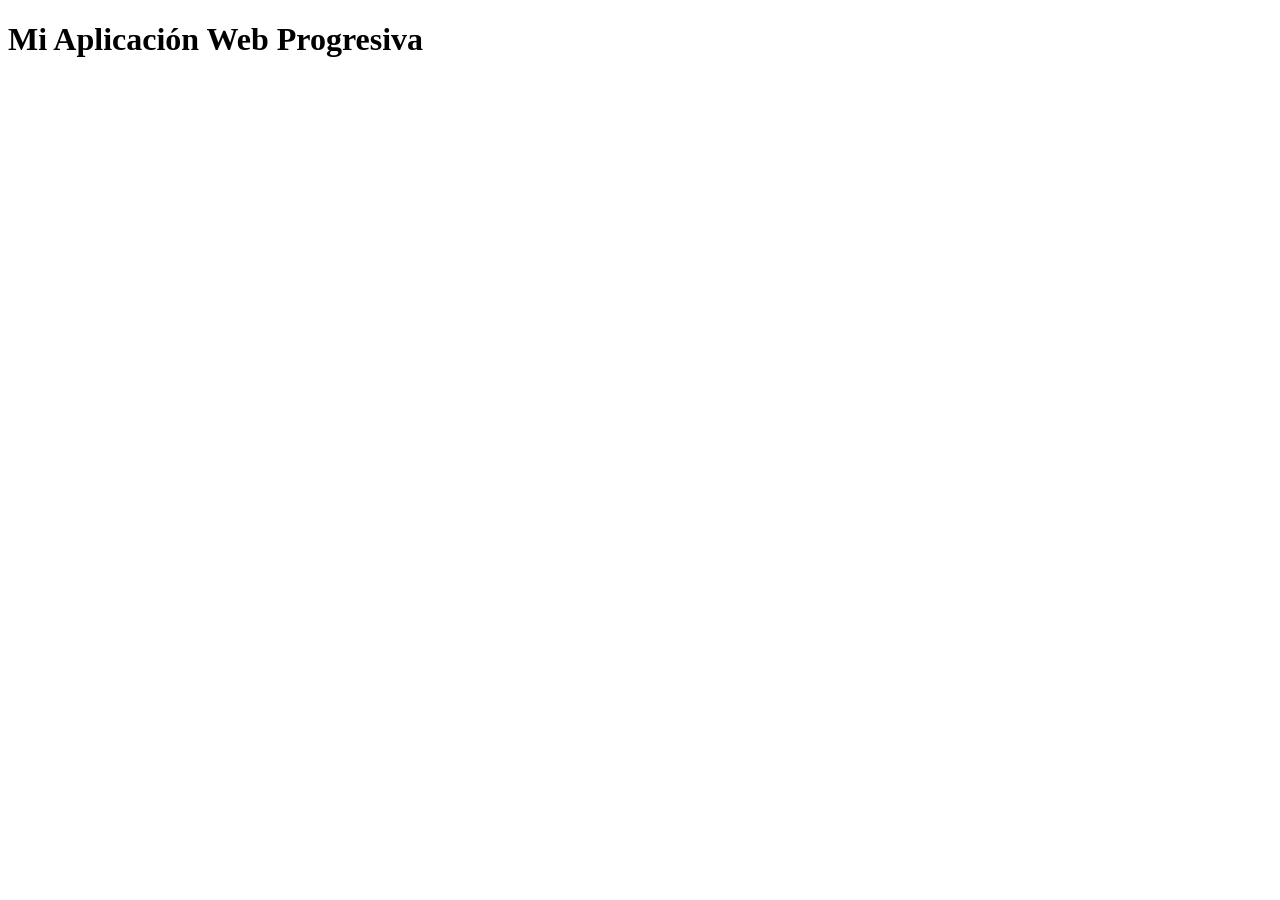
<file: Ejercicio1/index.html>
<!DOCTYPE html>
<html lang="es">
<head>
    <meta charset="UTF-8">
    <meta name="viewport" content="width=device-width, initial-scale=1.0">

    <title>Mi PWA</title>
    <link rel="manifest" href="manifest.json">
    <meta name="theme-color" content="#0E3A7E">
    <link rel="apple-touch-icon" href="/assets/icons/icon-192.png">
    <meta name="apple-mobile-web-app-capable" content="yes">
    <meta name="apple-mobile-web-app-status-bar-style" content="default">
</head>

<body>

    <h1>Mi Aplicación Web Progresiva</h1>

   


</body>
</html>
</file>
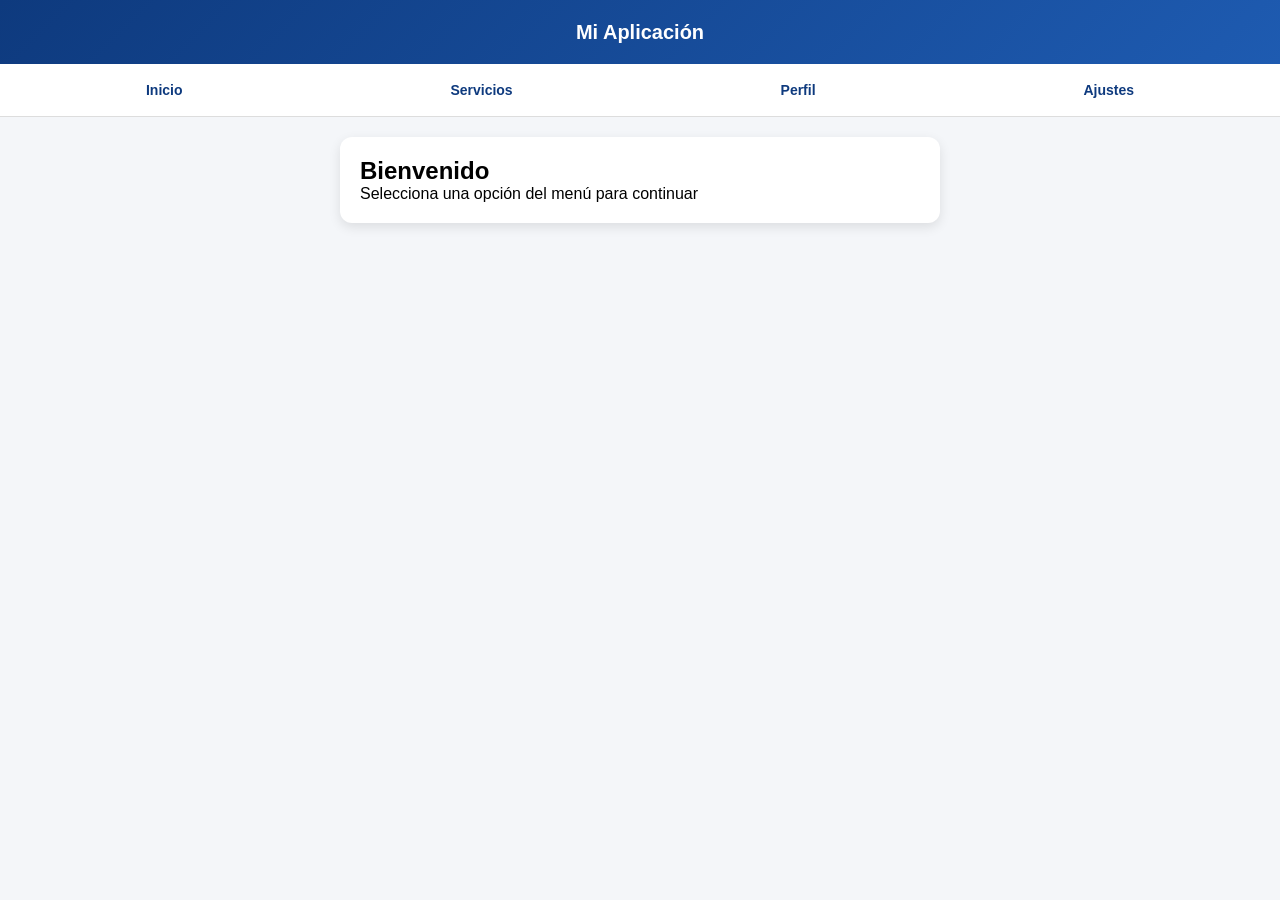
<file: Ejercicio2/index.html>
<!DOCTYPE html>
<html lang="es">
<head>
  <meta charset="UTF-8">
  <meta name="viewport" content="width=device-width, initial-scale=1.0">
  <title>Mi PWA</title>

  <link rel="stylesheet" href="styles.css?v=2">
  <link rel="manifest" href="manifest.json?v=2">
  <meta name="theme-color" content="#0E3A7E">
</head>

<body>

  <!-- HEADER -->
  <header class="header">
    <h1>Mi Aplicación</h1>
  </header>

  <!-- MENÚ -->
  <nav class="menu">
    <a href="#">Inicio</a>
    <a href="#">Servicios</a>
    <a href="#">Perfil</a>
    <a href="#">Ajustes</a>
  </nav>

  <!-- CONTENIDO PRINCIPAL -->
  <main class="content">
    <div class="card">
      <h2>Bienvenido</h2>
      <p>Selecciona una opción del menú para continuar</p>
    </div>
  </main>

  <!-- SERVICE WORKER -->
  <script>
    if ('serviceWorker' in navigator) {
      window.addEventListener('load', () => {
        navigator.serviceWorker.register('sw.js')
          .then(reg => console.log('SW registrado:', reg.scope))
          .catch(err => console.log('Error SW', err));
      });
    }
  </script>

</body>
</html>
</file>
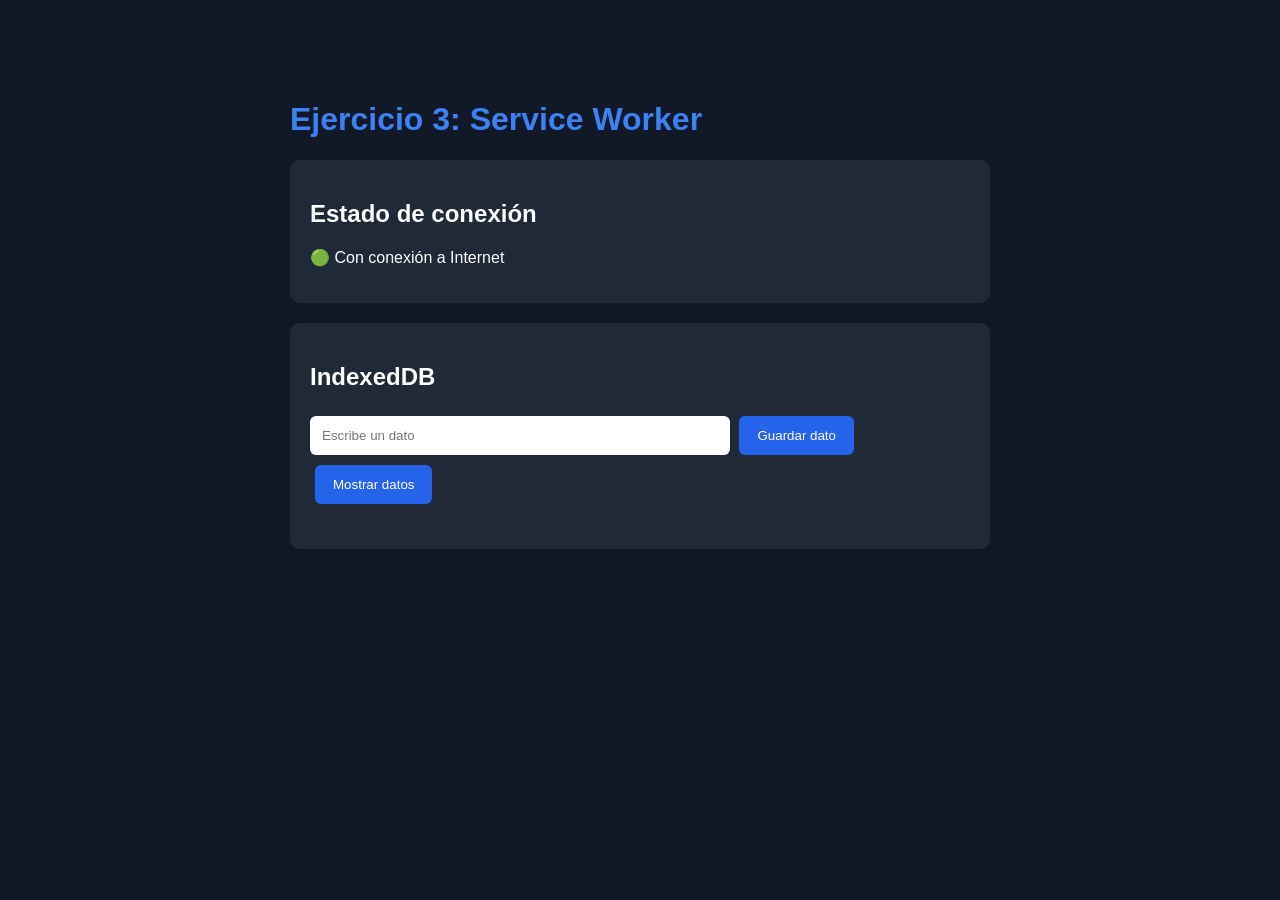
<file: Ejercicio3/index.html>
<!DOCTYPE html>
<html lang="es">
<head>
    <meta charset="UTF-8">
    <meta name="viewport" content="width=device-width, initial-scale=1.0">

    <title>Ejercicio 3 - Service Worker</title>

    <link rel="stylesheet" href="style.css">
</head>

<body>

    <main>
        <h1>Ejercicio 3: Service Worker</h1>

       

        <div class="estado">
            <h2>Estado de conexión</h2>
            <p id="conexion">Comprobando...</p>
        </div>

        <div class="datos">
            <h2>IndexedDB</h2>

            <input
                type="text"
                id="dato"
                placeholder="Escribe un dato"
            >

            <button id="guardar">
                Guardar dato
            </button>

            <button id="mostrar">
                Mostrar datos
            </button>

            <div id="resultado"></div>
        </div>
    </main>

    <script src="app.js"></script>

</body>
</html>
</file>
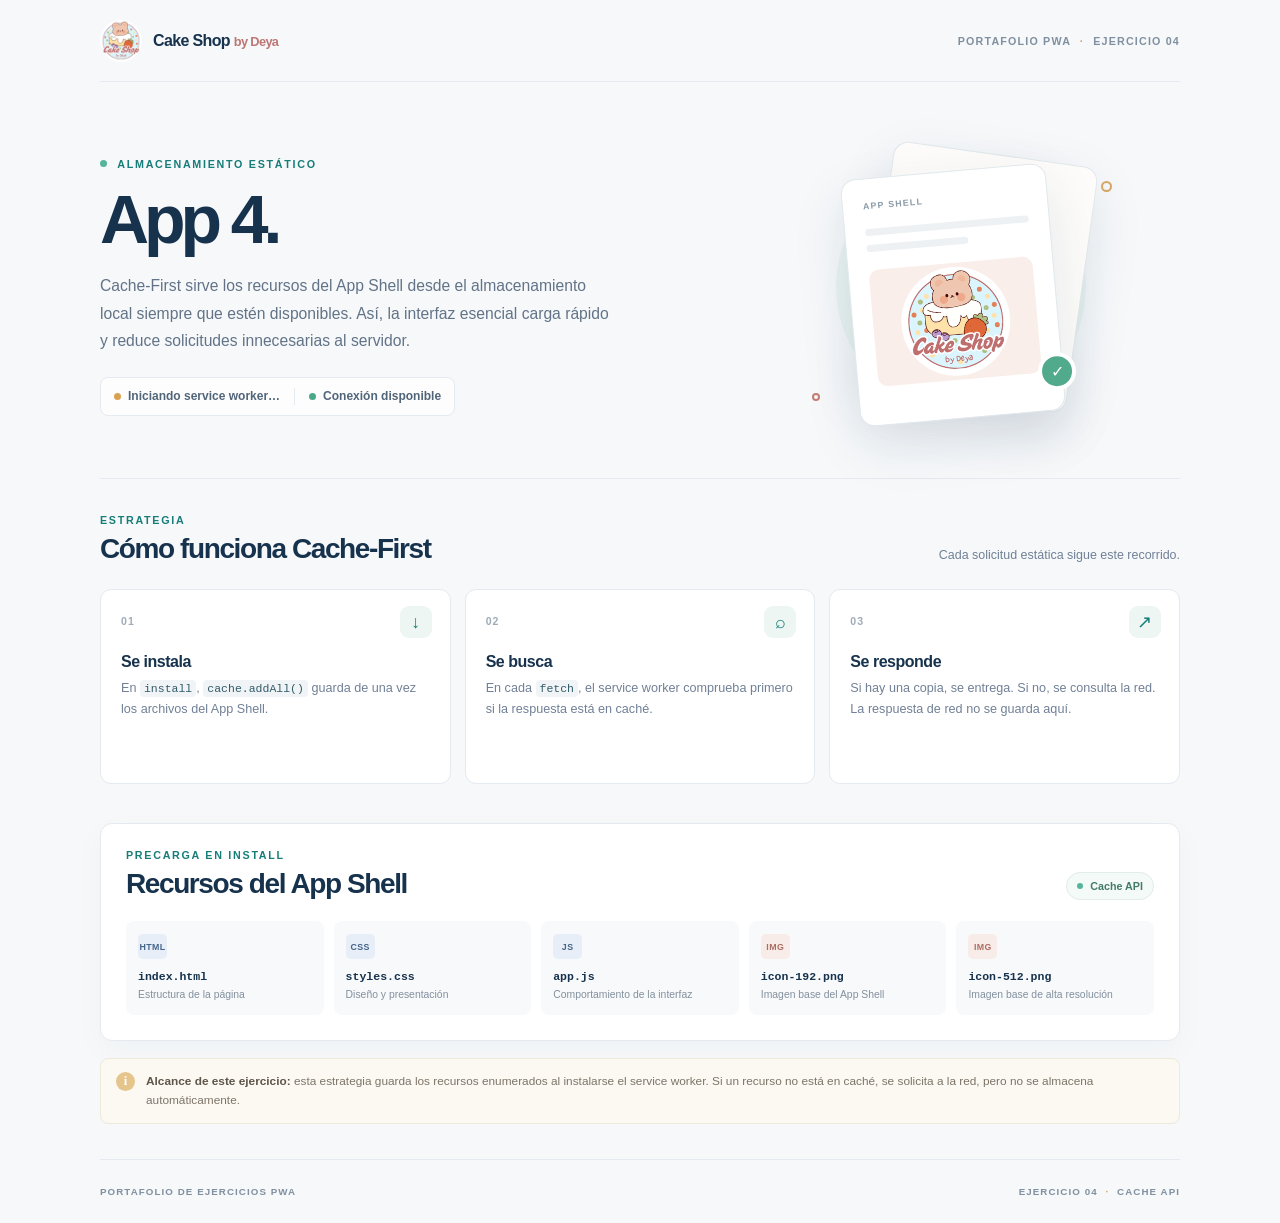
<file: Ejercicio4/index.html>
<!doctype html>
<html lang="es">
<head>
    <meta charset="UTF-8">
    <meta name="viewport" content="width=device-width, initial-scale=1">
    <meta name="theme-color" content="#17324d">
    <meta name="description" content="Demostración de Cache API y la estrategia de caché estática Cache-First.">
    <title>Ejercicio 4 | Cache API · Cake Shop</title>
    <link rel="icon" href="./img/icon-192.png" type="image/png">
    <link rel="stylesheet" href="./styles.css">
    <script src="./app.js" defer></script>
</head>
<body>
    <header class="site-header">
        <a class="brand" href="./" aria-label="Cake Shop, inicio del ejercicio">
            <img class="brand__logo" src="./img/icon-192.png" alt="">
            <span class="brand__name">Cake Shop <span>by Deya</span></span>
        </a>
        <span class="exercise-tag">PORTAFOLIO PWA <span>·</span> EJERCICIO 04</span>
    </header>

    <main>
        <section class="hero" aria-labelledby="page-title">
            <div class="hero__copy">
                <p class="eyebrow"><span class="eyebrow__dot"></span> ALMACENAMIENTO ESTÁTICO</p>
                <h1 id="page-title">App 4.</h1>
                <p class="hero__description">
                    Cache-First sirve los recursos del App Shell desde el almacenamiento
                    local siempre que estén disponibles. Así, la interfaz esencial carga
                    rápido y reduce solicitudes innecesarias al servidor.
                </p>
                <div class="runtime-status" aria-live="polite">
                    <span class="status-item">
                        <span class="status-dot" id="worker-dot"></span>
                        <span id="worker-status">Iniciando service worker…</span>
                    </span>
                    <span class="status-divider" aria-hidden="true"></span>
                    <span class="status-item">
                        <span class="status-dot" id="network-dot"></span>
                        <span id="network-status">Comprobando red…</span>
                    </span>
                </div>
            </div>
            <div class="cache-illustration" aria-hidden="true">
                <div class="cache-illustration__glow"></div>
                <div class="cache-illustration__card cache-illustration__card--back"></div>
                <div class="cache-illustration__card cache-illustration__card--front">
                    <span class="cache-illustration__label">APP SHELL</span>
                    <span class="cache-illustration__line"></span>
                    <span class="cache-illustration__line cache-illustration__line--short"></span>
                    <span class="cache-illustration__image"><img src="./img/icon-192.png" alt=""></span>
                    <span class="cache-illustration__check" aria-hidden="true">✓</span>
                </div>
                <span class="cache-illustration__spark cache-illustration__spark--one"></span>
                <span class="cache-illustration__spark cache-illustration__spark--two"></span>
            </div>
        </section>

        <section class="section" aria-labelledby="flow-title">
            <div class="section-heading">
                <div>
                    <p class="eyebrow">ESTRATEGIA</p>
                    <h2 id="flow-title">Cómo funciona Cache-First</h2>
                </div>
                <p class="section-heading__note">Cada solicitud estática sigue este recorrido.</p>
            </div>
            <ol class="flow">
                <li class="flow-card">
                    <span class="flow-card__number">01</span>
                    <span class="flow-card__icon" aria-hidden="true">↓</span>
                    <h3>Se instala</h3>
                    <p>En <code>install</code>, <code>cache.addAll()</code> guarda de una vez los archivos del App Shell.</p>
                </li>
                <li class="flow-card">
                    <span class="flow-card__number">02</span>
                    <span class="flow-card__icon" aria-hidden="true">⌕</span>
                    <h3>Se busca</h3>
                    <p>En cada <code>fetch</code>, el service worker comprueba primero si la respuesta está en caché.</p>
                </li>
                <li class="flow-card">
                    <span class="flow-card__number">03</span>
                    <span class="flow-card__icon" aria-hidden="true">↗</span>
                    <h3>Se responde</h3>
                    <p>Si hay una copia, se entrega. Si no, se consulta la red. La respuesta de red no se guarda aquí.</p>
                </li>
            </ol>
        </section>

        <section class="shell-panel" aria-labelledby="shell-title">
            <div class="shell-panel__heading">
                <div>
                    <p class="eyebrow">PRECARGA EN INSTALL</p>
                    <h2 id="shell-title">Recursos del App Shell</h2>
                </div>
                <span class="cache-name"><span class="cache-name__dot"></span> Cache API</span>
            </div>
            <ul class="resource-grid">
                <li class="resource">
                    <span class="resource__type">HTML</span>
                    <span class="resource__name">index.html</span>
                    <span class="resource__description">Estructura de la página</span>
                </li>
                <li class="resource">
                    <span class="resource__type">CSS</span>
                    <span class="resource__name">styles.css</span>
                    <span class="resource__description">Diseño y presentación</span>
                </li>
                <li class="resource">
                    <span class="resource__type">JS</span>
                    <span class="resource__name">app.js</span>
                    <span class="resource__description">Comportamiento de la interfaz</span>
                </li>
                <li class="resource">
                    <span class="resource__type resource__type--image">IMG</span>
                    <span class="resource__name">icon-192.png</span>
                    <span class="resource__description">Imagen base del App Shell</span>
                </li>
                <li class="resource">
                    <span class="resource__type resource__type--image">IMG</span>
                    <span class="resource__name">icon-512.png</span>
                    <span class="resource__description">Imagen base de alta resolución</span>
                </li>
            </ul>
        </section>

        <aside class="note">
            <span class="note__icon" aria-hidden="true">i</span>
            <p><strong>Alcance de este ejercicio:</strong> esta estrategia guarda los recursos enumerados al instalarse el service worker. Si un recurso no está en caché, se solicita a la red, pero no se almacena automáticamente.</p>
        </aside>
    </main>

    <footer class="site-footer">
        <span>PORTAFOLIO DE EJERCICIOS PWA</span>
        <span>EJERCICIO 04 <span aria-hidden="true">·</span> CACHE API</span>
    </footer>
</body>
</html>
</file>
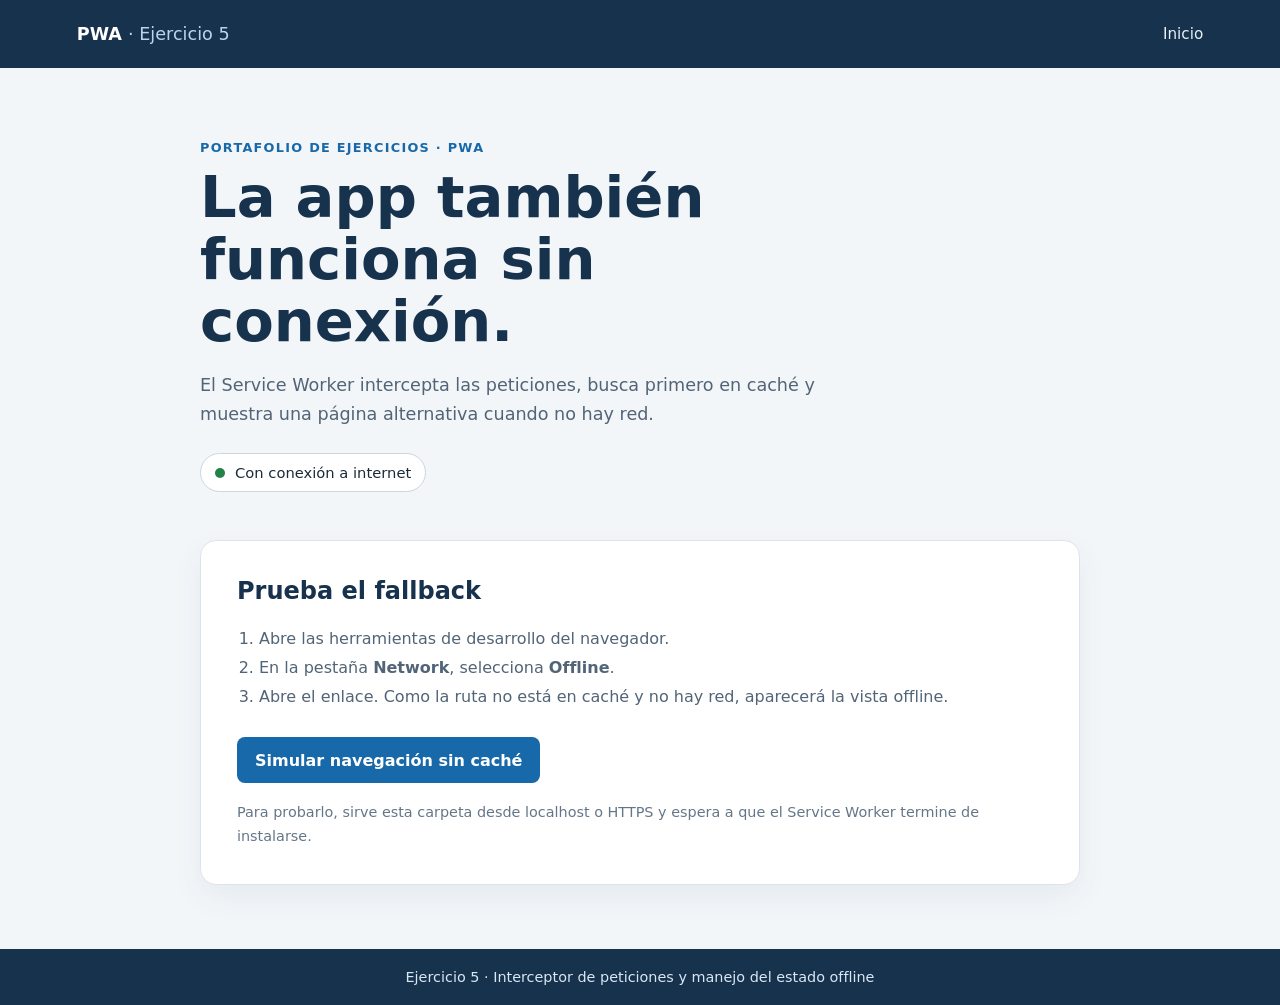
<file: Ejercicio5/index.html>
<!doctype html>
<html lang="es">
<head>
  <meta charset="utf-8">
  <meta name="viewport" content="width=device-width, initial-scale=1">
  <meta name="theme-color" content="#17324d">
  <meta name="description" content="Ejercicio 5: interceptor de peticiones y manejo del estado sin conexión.">
  <title>Ejercicio 5 · Modo sin conexión</title>
  <link rel="stylesheet" href="./styles.css">
  <script src="./app.js" defer></script>
</head>
<body>
  <header class="site-header">
    <a class="brand" href="./index.html">PWA <span>· Ejercicio 5</span></a>
    <nav aria-label="Navegación principal">
      <a href="#inicio">Inicio</a>
      
    </nav>
  </header>

  <main id="inicio" class="content">
    <section class="hero">
      <p class="eyebrow">Portafolio de ejercicios · PWA</p>
      <h1>La app también funciona sin conexión.</h1>
      <p>El Service Worker intercepta las peticiones, busca primero en caché y muestra una página alternativa cuando no hay red.</p>
      <div id="connection-status" class="status" role="status" aria-live="polite">
        <span class="status-indicator" aria-hidden="true"></span>
        <span id="connection-message">Comprobando conexión…</span>
      </div>
    </section>

    <section id="prueba" class="card">
      <h2>Prueba el fallback</h2>
      <ol>
        <li>Abre las herramientas de desarrollo del navegador.</li>
        <li>En la pestaña <strong>Network</strong>, selecciona <strong>Offline</strong>.</li>
        <li>Abre el enlace. Como la ruta no está en caché y no hay red, aparecerá la vista offline.</li>
      </ol>
      <a class="button" href="./recurso-no-disponible.html">Simular navegación sin caché</a>
      <p class="hint">Para probarlo, sirve esta carpeta desde localhost o HTTPS y espera a que el Service Worker termine de instalarse.</p>
    </section>
  </main>

  <footer class="site-footer">
    <p>Ejercicio 5 · Interceptor de peticiones y manejo del estado offline</p>
  </footer>
</body>
</html>
</file>
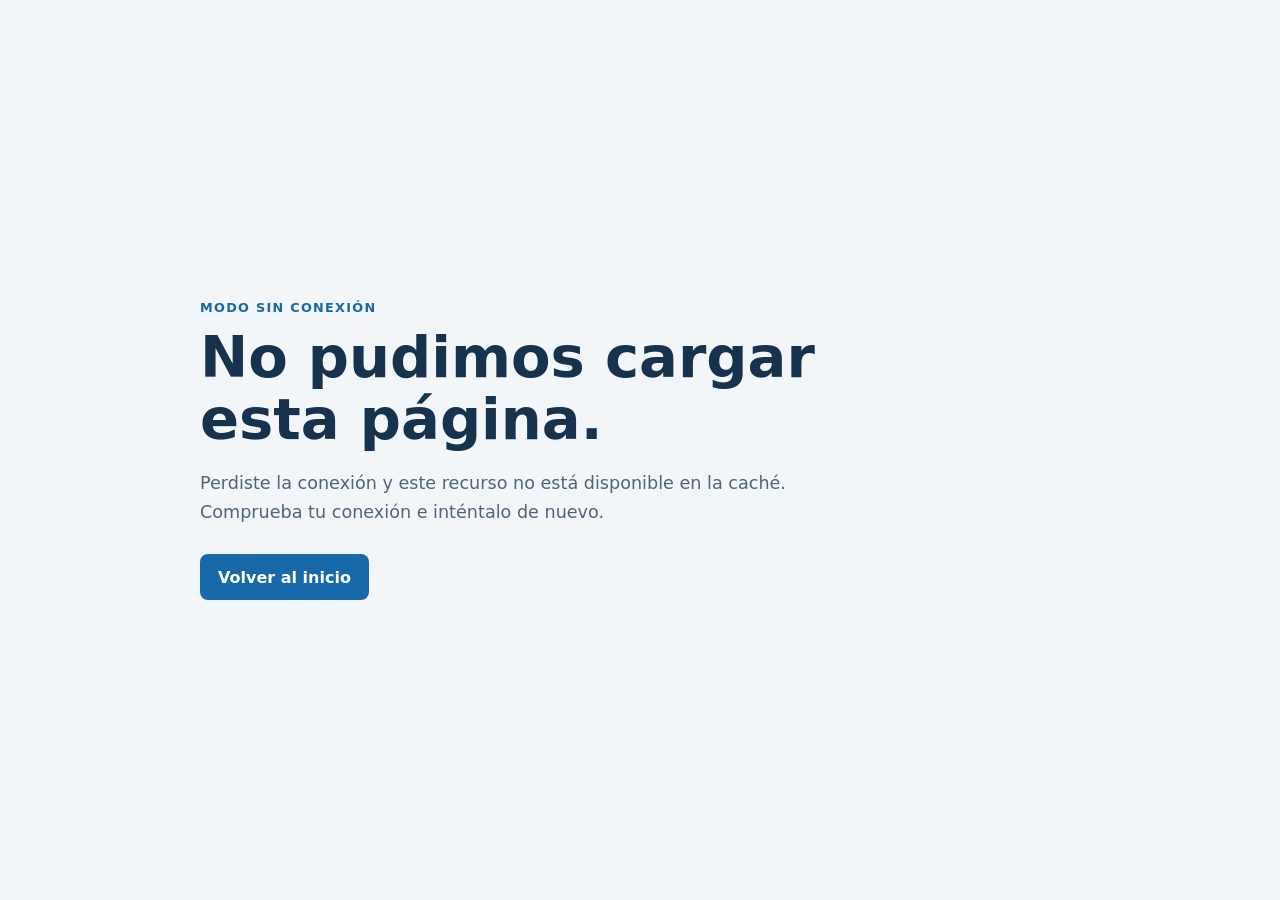
<file: Ejercicio5/offline.html>
<!doctype html>
<html lang="es">
<head>
  <meta charset="utf-8">
  <meta name="viewport" content="width=device-width, initial-scale=1">
  <meta name="theme-color" content="#17324d">
  <title>Sin conexión · Ejercicio 5</title>
  <link rel="stylesheet" href="./styles.css">
</head>
<body>
  <main class="content offline-content">
    <section class="hero">
      <p class="eyebrow">Modo sin conexión</p>
      <h1>No pudimos cargar esta página.</h1>
      <p>Perdiste la conexión y este recurso no está disponible en la caché. Comprueba tu conexión e inténtalo de nuevo.</p>
      <a class="button" href="./index.html">Volver al inicio</a>
    </section>
  </main>
</body>
</html>
</file>
<file: Ejercicio2/styles.css>
* {
  margin: 0;
  padding: 0;
  box-sizing: border-box;
}

:root {
  --header-height: 64px;
}

body {
  font-family: Arial, sans-serif;
  background: #f4f6f9;
}

/* HEADER */
.header {
  background: linear-gradient(135deg, #0E3A7E, #1E5BB1);
  color: white;
  height: var(--header-height);
  padding: 16px;
  text-align: center;
  position: sticky;
  top: 0;
  z-index: 1000;
  display: flex;
  align-items: center;
  justify-content: center;
}

.header h1 {
  font-size: 1.25rem;
  line-height: 1.2;
}

/* MENÚ */
.menu {
  display: flex;
  justify-content: space-around;
  background: white;
  padding: 12px;
  border-bottom: 1px solid #ddd;
  position: sticky;
  top: var(--header-height);
  z-index: 999;
}

.menu a {
  text-decoration: none;
  color: #0E3A7E;
  font-weight: 600;
  font-size: 14px;
  padding: 6px 10px;
  border-radius: 8px;
  transition: 0.3s;
}

.menu a:hover {
  background: #0E3A7E;
  color: white;
}

.menu a:focus-visible {
  outline: 3px solid #1E5BB1;
  outline-offset: 2px;
}

/* CONTENIDO */
.content {
  padding: 20px;
  display: flex;
  justify-content: center;
}

/* CARD */
.card {
  background: white;
  padding: 20px;
  border-radius: 12px;
  width: 100%;
  max-width: 600px;
  box-shadow: 0 4px 12px rgba(0,0,0,0.1);
}

/* 📱 RESPONSIVE TABLET */
@media (max-width: 768px) {
  .menu {
    flex-wrap: wrap;
    gap: 8px;
  }

  .menu a {
    flex: 1;
    text-align: center;
  }
}

/* 📱 RESPONSIVE MÓVIL */
@media (max-width: 480px) {
  .menu {
    flex-direction: column;
    align-items: center;
  }

  .menu a {
    width: 100%;
    text-align: center;
  }

  .card {
    border-radius: 10px;
  }
}
</file>
<file: Ejercicio3/style.css>
body {
    margin: 0;
    font-family: Arial, sans-serif;
    background: #111827;
    color: white;
}

main {
    max-width: 700px;
    margin: 50px auto;
    padding: 30px;
}

h1 {
    color: #3b82f6;
}

.estado,
.datos {
    background: #1f2937;
    padding: 20px;
    margin-top: 20px;
    border-radius: 10px;
}

input {
    padding: 12px;
    width: 60%;
    border: none;
    border-radius: 6px;
}

button {
    padding: 12px 18px;
    margin: 5px;
    border: none;
    border-radius: 6px;
    cursor: pointer;
    background: #2563eb;
    color: white;
}

button:hover {
    background: #1d4ed8;
}

#resultado {
    margin-top: 20px;
}
</file>
<file: Ejercicio4/styles.css>
:root {
    color-scheme: light;
    font-family: "Segoe UI", Arial, sans-serif;
    color: #17324d;
    background: #f6f8fa;
    font-synthesis: none;
    text-rendering: optimizeLegibility;
    -webkit-font-smoothing: antialiased;
    -moz-osx-font-smoothing: grayscale;
    font-optical-sizing: auto;
    font-weight: 400;
    --ink: #17324d;
    --muted: #718096;
    --teal: #167d78;
    --line: #e4eaf0;
    --paper: #fff;
}

* {
    box-sizing: border-box;
}

body {
    min-width: 320px;
    min-height: 100vh;
    margin: 0;
}

.site-header,
main,
.site-footer {
    width: min(100% - 56px, 1080px);
    margin-inline: auto;
}

.site-header {
    min-height: 82px;
    display: flex;
    align-items: center;
    justify-content: space-between;
    border-bottom: 1px solid var(--line);
}

.brand {
    display: inline-flex;
    align-items: center;
    gap: 11px;
    color: var(--ink);
    text-decoration: none;
}

.brand__logo {
    width: 42px;
    height: 42px;
    border-radius: 50%;
}

.brand__name {
    font-family: "Segoe UI", Arial, sans-serif;
    font-size: 1rem;
    font-weight: 800;
    letter-spacing: -0.04em;
}

.brand__name span {
    color: #bd7775;
    font-size: 0.8rem;
    font-weight: 600;
}

.exercise-tag,
.site-footer {
    color: #8090a0;
    font-size: 0.67rem;
    font-weight: 700;
    letter-spacing: 0.11em;
}

.exercise-tag span {
    padding-inline: 5px;
    color: #d2a065;
}

.hero {
    min-height: 396px;
    display: grid;
    grid-template-columns: 1.15fr 0.85fr;
    align-items: center;
    gap: 50px;
    padding-block: 58px 44px;
}

.eyebrow {
    margin: 0 0 14px;
    color: var(--teal);
    font-size: 0.67rem;
    font-weight: 700;
    letter-spacing: 0.16em;
}

.eyebrow__dot,
.status-dot,
.cache-name__dot {
    display: inline-block;
    width: 7px;
    height: 7px;
    margin-right: 6px;
    border-radius: 50%;
    background: #55b59b;
    vertical-align: 1px;
}

h1,
h2,
h3,
p {
    margin-top: 0;
}

h1,
h2,
h3 {
    font-family: "Segoe UI", Arial, sans-serif;
}

h1 {
    margin-bottom: 17px;
    font-size: clamp(2.65rem, 6.2vw, 4.25rem);
    font-weight: 800;
    letter-spacing: -0.075em;
    line-height: 1.04;
}

h1 span {
    color: #c47c74;
}

.hero__description {
    max-width: 520px;
    margin-bottom: 22px;
    color: #627387;
    font-size: 0.98rem;
    line-height: 1.75;
}

.runtime-status {
    display: inline-flex;
    align-items: center;
    gap: 14px;
    padding: 10px 13px;
    border: 1px solid var(--line);
    border-radius: 8px;
    background: rgb(255 255 255 / 75%);
    color: #516579;
    font-size: 0.75rem;
    font-weight: 600;
}

.status-item {
    display: inline-flex;
    align-items: center;
}

.status-item .status-dot {
    width: 7px;
    height: 7px;
    margin-right: 7px;
    background: #d8a151;
}

.status-item.is-ready .status-dot {
    background: #48a889;
}

.status-item.is-error .status-dot {
    background: #c76868;
}

.status-divider {
    width: 1px;
    height: 17px;
    background: var(--line);
}

.cache-illustration {
    position: relative;
    width: min(100%, 350px);
    height: 282px;
    margin-inline: auto;
    display: grid;
    place-items: center;
}

.cache-illustration__glow {
    position: absolute;
    width: 250px;
    height: 250px;
    border-radius: 50%;
    background: #e9f4f2;
}

.cache-illustration__card {
    position: absolute;
    width: 206px;
    height: 248px;
    border: 1px solid #e1e8ec;
    border-radius: 15px;
    background: #fff;
    box-shadow: 0 20px 55px rgb(23 50 77 / 10%);
}

.cache-illustration__card--back {
    transform: translate(19px, -10px) rotate(8deg);
    background: #fdfcfa;
}

.cache-illustration__card--front {
    padding: 22px 20px;
    transform: translate(-8px, 8px) rotate(-5deg);
}

.cache-illustration__label {
    display: block;
    margin-bottom: 18px;
    color: #8a9aa6;
    font-size: 0.55rem;
    font-weight: 700;
    letter-spacing: 0.14em;
}

.cache-illustration__line {
    display: block;
    width: 100%;
    height: 7px;
    margin-bottom: 9px;
    border-radius: 8px;
    background: #edf1f3;
}

.cache-illustration__line--short {
    width: 62%;
    margin-bottom: 18px;
}

.cache-illustration__image {
    display: grid;
    height: 117px;
    place-items: center;
    overflow: hidden;
    border-radius: 10px;
    background: #f9eeea;
}

.cache-illustration__image img {
    width: 109px;
    height: 109px;
    border-radius: 50%;
}

.cache-illustration__check {
    position: absolute;
    right: -14px;
    bottom: 19px;
    display: grid;
    width: 38px;
    height: 38px;
    place-items: center;
    border: 4px solid #fff;
    border-radius: 50%;
    background: #51aa8c;
    color: #fff;
    font-size: 1rem;
    font-weight: 700;
    transform: rotate(5deg);
}

.cache-illustration__spark {
    position: absolute;
    width: 11px;
    height: 11px;
    border: 2px solid #d6a563;
    border-radius: 50%;
}

.cache-illustration__spark--one {
    top: 35px;
    right: 24px;
}

.cache-illustration__spark--two {
    bottom: 27px;
    left: 26px;
    width: 8px;
    height: 8px;
    border-color: #c47c74;
}

.section {
    padding-block: 35px 39px;
    border-top: 1px solid var(--line);
}

.section-heading,
.shell-panel__heading {
    display: flex;
    align-items: end;
    justify-content: space-between;
    gap: 20px;
}

.section-heading .eyebrow,
.shell-panel__heading .eyebrow {
    margin-bottom: 7px;
}

.section-heading h2,
.shell-panel__heading h2 {
    margin-bottom: 0;
    font-size: clamp(1.35rem, 3vw, 1.75rem);
    font-weight: 700;
    letter-spacing: -0.05em;
}

.section-heading__note {
    margin-bottom: 3px;
    color: var(--muted);
    font-size: 0.78rem;
}

.flow {
    display: grid;
    grid-template-columns: repeat(3, minmax(0, 1fr));
    gap: 14px;
    margin: 24px 0 0;
    padding: 0;
    list-style: none;
}

.flow-card {
    position: relative;
    min-height: 195px;
    padding: 21px 20px;
    border: 1px solid var(--line);
    border-radius: 11px;
    background: var(--paper);
}

.flow-card__number {
    color: #a0acb7;
    font-size: 0.66rem;
    font-weight: 700;
    letter-spacing: 0.1em;
}

.flow-card__icon {
    position: absolute;
    top: 16px;
    right: 18px;
    display: grid;
    width: 32px;
    height: 32px;
    place-items: center;
    border-radius: 9px;
    background: #edf6f3;
    color: var(--teal);
    font-size: 1.1rem;
    font-weight: 700;
}

.flow-card h3 {
    margin: 24px 0 7px;
    font-size: 1rem;
    font-weight: 700;
    letter-spacing: -0.03em;
}

.flow-card p {
    margin-bottom: 0;
    color: #718096;
    font-size: 0.79rem;
    line-height: 1.65;
}

code {
    padding: 2px 4px;
    border-radius: 4px;
    background: #f1f4f6;
    color: #305b68;
    font-family: Consolas, "Courier New", monospace;
    font-size: 0.91em;
}

.shell-panel {
    padding: 25px;
    border: 1px solid var(--line);
    border-radius: 12px;
    background: #fff;
    box-shadow: 0 10px 32px rgb(23 50 77 / 3%);
}

.cache-name {
    padding: 7px 10px;
    border: 1px solid #e2ece8;
    border-radius: 20px;
    background: #f4faf7;
    color: #447a68;
    font-size: 0.67rem;
    font-weight: 700;
}

.cache-name__dot {
    width: 6px;
    height: 6px;
    margin-right: 4px;
}

.resource-grid {
    display: grid;
    grid-template-columns: repeat(5, minmax(0, 1fr));
    gap: 10px;
    margin: 21px 0 0;
    padding: 0;
    list-style: none;
}

.resource {
    min-width: 0;
    padding: 13px 12px;
    border-radius: 8px;
    background: #f7f9fa;
}

.resource__type {
    display: grid;
    width: 29px;
    height: 25px;
    margin-bottom: 11px;
    place-items: center;
    border-radius: 5px;
    background: #e7eef7;
    color: #45658a;
    font-size: 0.55rem;
    font-weight: 800;
    letter-spacing: 0.05em;
}

.resource__type--image {
    background: #f8ece8;
    color: #ac6d64;
}

.resource__name,
.resource__description {
    display: block;
    overflow-wrap: anywhere;
}

.resource__name {
    margin-bottom: 4px;
    color: var(--ink);
    font-family: Consolas, "Courier New", monospace;
    font-size: 0.72rem;
    font-weight: 700;
}

.resource__description {
    color: #83909e;
    font-size: 0.65rem;
    line-height: 1.45;
}

.note {
    display: flex;
    align-items: flex-start;
    gap: 11px;
    margin-top: 17px;
    padding: 13px 15px;
    border: 1px solid #efe8dc;
    border-radius: 8px;
    background: #fcf9f3;
}

.note__icon {
    display: grid;
    width: 19px;
    height: 19px;
    flex: 0 0 19px;
    place-items: center;
    border-radius: 50%;
    background: #e6c58d;
    color: white;
    font-family: Georgia, serif;
    font-size: 0.8rem;
    font-weight: 700;
}

.note p {
    margin: 0;
    color: #7c7468;
    font-size: 0.74rem;
    line-height: 1.6;
}

.note strong {
    color: #5f564b;
}

.site-footer {
    min-height: 64px;
    display: flex;
    align-items: center;
    justify-content: space-between;
    gap: 12px;
    margin-top: 35px;
    border-top: 1px solid var(--line);
    font-size: 0.61rem;
}

.site-footer span span {
    padding-inline: 4px;
    color: #d2a065;
}

@media (max-width: 760px) {
    .site-header,
    main,
    .site-footer {
        width: min(100% - 36px, 600px);
    }

    .hero {
        grid-template-columns: 1fr;
        gap: 8px;
        padding-top: 47px;
    }

    .cache-illustration {
        height: 250px;
    }

    .flow {
        grid-template-columns: 1fr;
    }

    .flow-card {
        min-height: 0;
    }

    .flow-card h3 {
        margin-top: 17px;
    }

    .resource-grid {
        grid-template-columns: repeat(2, minmax(0, 1fr));
    }
}

@media (max-width: 480px) {
    .site-header,
    main,
    .site-footer {
        width: min(100% - 28px, 420px);
    }

    .site-header {
        min-height: 70px;
    }

    .exercise-tag {
        font-size: 0.54rem;
        letter-spacing: 0.06em;
    }

    .brand__logo {
        width: 36px;
        height: 36px;
    }

    .brand__name {
        font-size: 0.88rem;
    }

    .hero {
        padding-block: 42px 28px;
    }

    h1 {
        font-size: clamp(2.55rem, 12vw, 3.4rem);
    }

    .hero__description {
        font-size: 0.9rem;
    }

    .runtime-status {
        gap: 9px;
        padding: 9px 10px;
        font-size: 0.66rem;
    }

    .cache-illustration {
        height: 238px;
    }

    .section {
        padding-block: 28px;
    }

    .section-heading,
    .shell-panel__heading {
        align-items: flex-start;
    }

    .section-heading__note {
        display: none;
    }

    .shell-panel {
        padding: 17px 14px;
    }

    .resource-grid {
        gap: 7px;
    }

    .resource {
        padding: 11px 9px;
    }

    .site-footer {
        align-items: flex-start;
        flex-direction: column;
        justify-content: center;
        padding-block: 16px;
    }
}
</file>
<file: Ejercicio5/styles.css>
:root {
  color-scheme: light;
  font-family: system-ui, -apple-system, BlinkMacSystemFont, "Segoe UI", sans-serif;
  color: #1b2b3a;
  background: #f3f6f9;
  font-synthesis: none;
  text-rendering: optimizeLegibility;
}

* {
  box-sizing: border-box;
}

body {
  min-width: 320px;
  min-height: 100vh;
  margin: 0;
  display: flex;
  flex-direction: column;
}

a {
  color: inherit;
}

.site-header {
  min-height: 68px;
  padding: 0 max(6vw, 24px);
  display: flex;
  align-items: center;
  justify-content: space-between;
  gap: 24px;
  color: #fff;
  background: #17324d;
}

.brand {
  font-size: 1.1rem;
  font-weight: 750;
  text-decoration: none;
}

.brand span {
  color: #b9d5ee;
  font-weight: 500;
}

nav {
  display: flex;
  flex-wrap: wrap;
  gap: 20px;
}

nav a {
  color: #e6f0f8;
  font-size: 0.95rem;
  text-decoration: none;
}

nav a:hover,
nav a:focus-visible {
  text-decoration: underline;
}

.content {
  width: min(100% - 40px, 880px);
  margin: 0 auto;
  flex: 1;
}

.hero {
  padding: 72px 0 38px;
}

.eyebrow {
  margin: 0 0 12px;
  color: #1769aa;
  font-size: 0.8rem;
  font-weight: 750;
  letter-spacing: 0.1em;
  text-transform: uppercase;
}

h1 {
  max-width: 720px;
  margin: 0;
  color: #17324d;
  font-size: clamp(2.2rem, 6vw, 3.6rem);
  line-height: 1.08;
}

.hero > p:not(.eyebrow) {
  max-width: 660px;
  color: #526477;
  font-size: 1.1rem;
  line-height: 1.65;
}

.status {
  width: fit-content;
  margin-top: 24px;
  padding: 10px 14px;
  display: flex;
  align-items: center;
  gap: 10px;
  border: 1px solid #cbd6df;
  border-radius: 999px;
  background: #fff;
  font-size: 0.92rem;
}

.status-indicator {
  width: 10px;
  height: 10px;
  border-radius: 50%;
  background: #b7791f;
}

.status[data-state="online"] .status-indicator {
  background: #21834a;
}

.status[data-state="offline"] .status-indicator {
  background: #c33d3d;
}

.card {
  margin: 10px 0 64px;
  padding: clamp(22px, 5vw, 36px);
  border: 1px solid #dce4eb;
  border-radius: 16px;
  background: #fff;
  box-shadow: 0 12px 32px rgb(23 50 77 / 6%);
}

h2 {
  margin-top: 0;
  color: #17324d;
}

ol {
  padding-left: 22px;
  color: #526477;
  line-height: 1.8;
}

.button {
  min-height: 46px;
  margin-top: 10px;
  padding: 12px 18px;
  display: inline-flex;
  align-items: center;
  justify-content: center;
  border-radius: 8px;
  color: #fff;
  background: #1769aa;
  font-weight: 700;
  text-decoration: none;
}

.button:hover,
.button:focus-visible {
  background: #105488;
}

.hint {
  margin: 18px 0 0;
  color: #657689;
  font-size: 0.9rem;
  line-height: 1.6;
}

.site-footer {
  padding: 20px 24px;
  color: #d9e7f3;
  background: #17324d;
  text-align: center;
  font-size: 0.9rem;
}

.site-footer p {
  margin: 0;
}

.offline-content {
  display: flex;
  align-items: center;
}

.offline-content .hero {
  padding: 64px 0;
}

@media (max-width: 560px) {
  .site-header {
    padding: 16px 20px;
    align-items: flex-start;
    flex-direction: column;
    gap: 14px;
  }

  nav {
    gap: 16px;
  }

  .hero {
    padding-top: 52px;
  }
}
</file>
